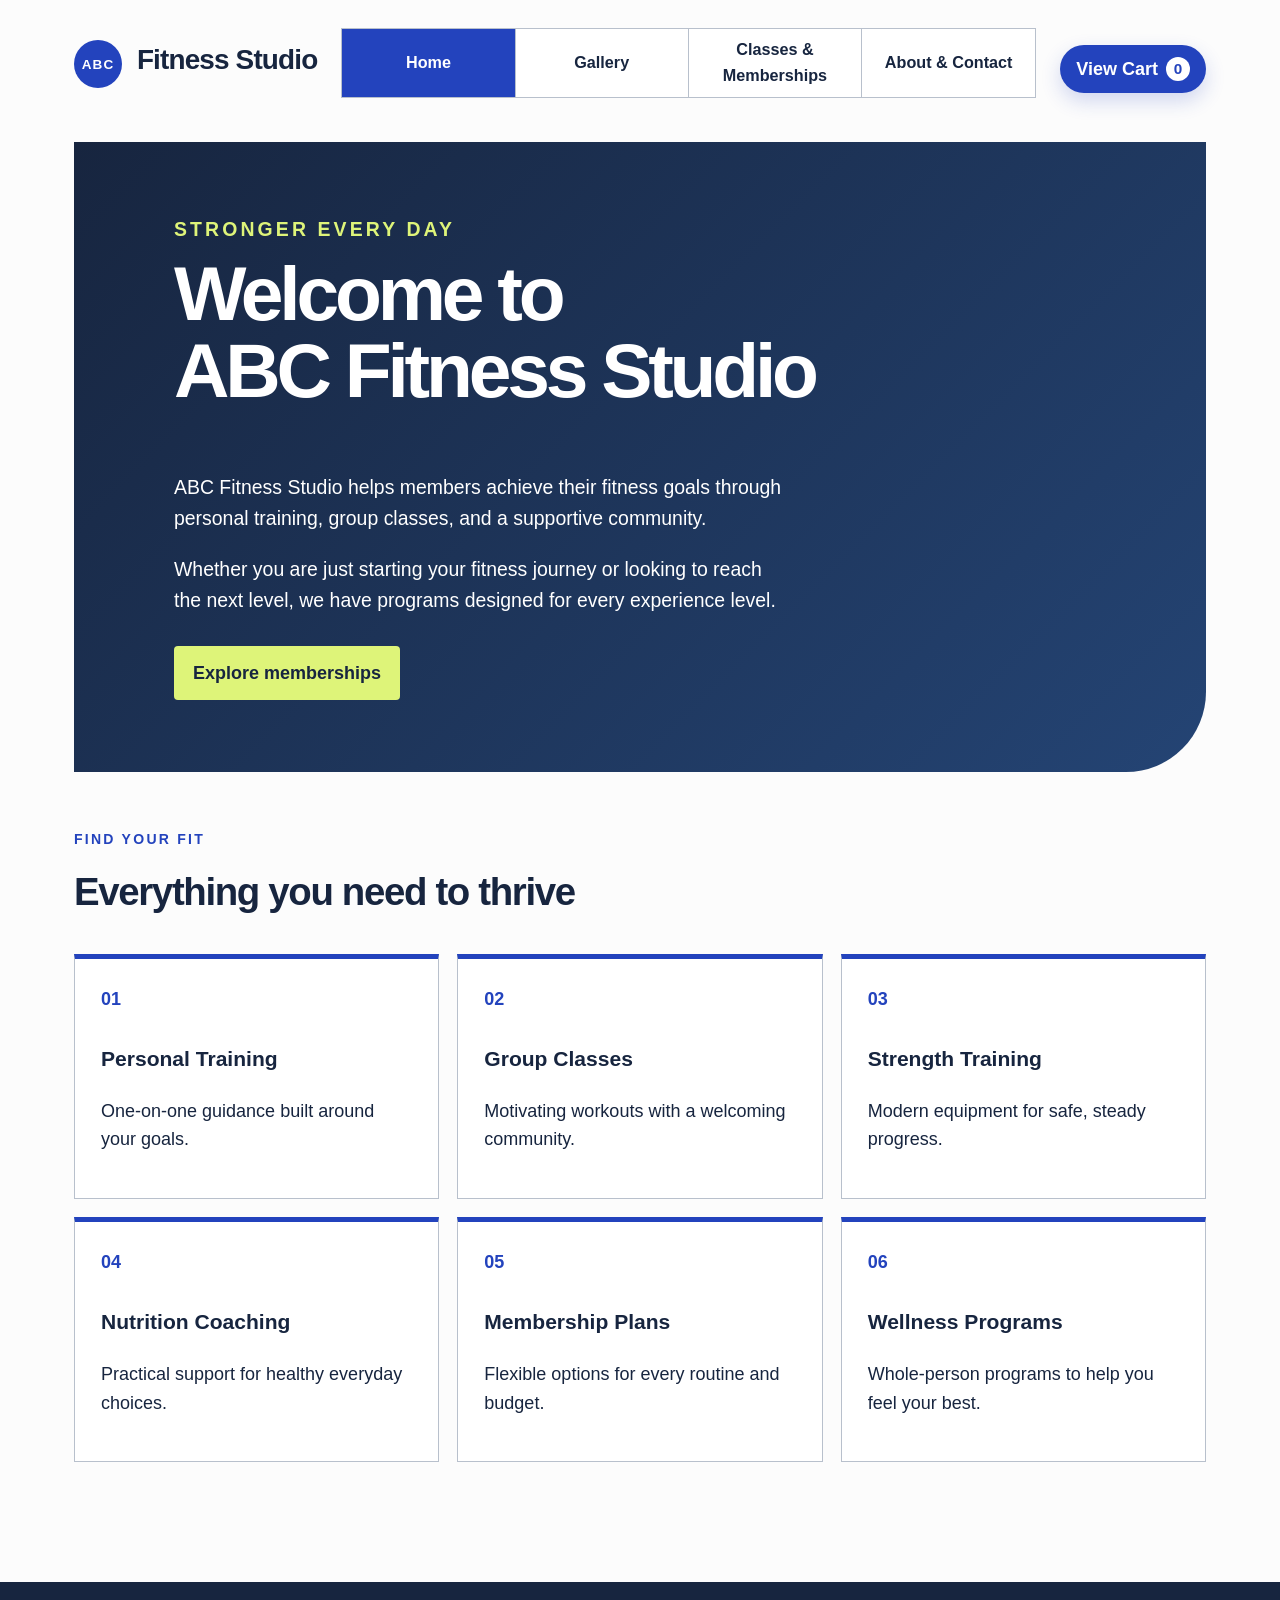
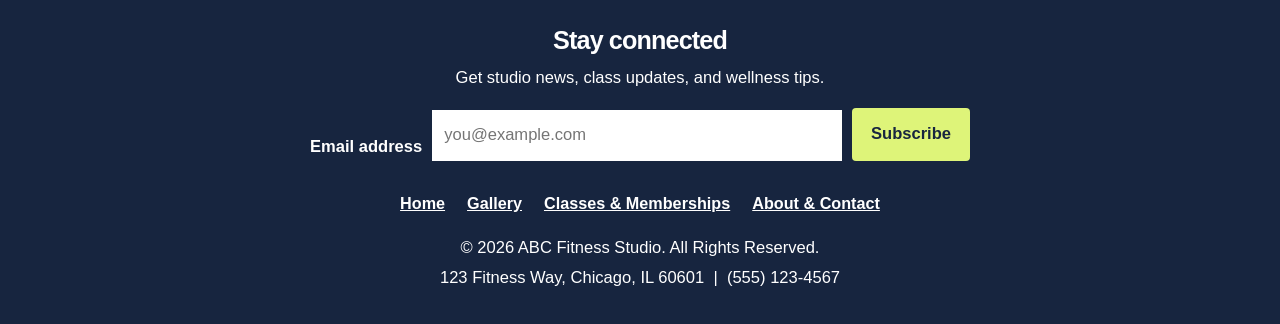
<file: index.html>
<!DOCTYPE html>
<html lang="en">
<head>
    <meta charset="UTF-8">
    <meta name="viewport" content="width=device-width, initial-scale=1.0">
    <meta name="color-scheme" content="light only">
    <title>ABC Fitness Studio | Home</title>
    <link rel="stylesheet" href="css/styles.css?v=20260713-1">
    <script src="js/script.js?v=20260713-1" defer></script>
</head>
<body>
<header class="site-header">
    <a class="brand" href="index.html" aria-label="ABC Fitness Studio home"><span class="brand-mark">ABC</span> Fitness Studio</a>
    <nav aria-label="Main navigation">
        <a class="active" href="index.html">Home</a><a href="gallery.html">Gallery</a><a href="memberships.html">Classes &amp; Memberships</a><a href="about.html">About &amp; Contact</a>
    </nav>
    <div class="header-tools">
        <button id="view-cart" class="cart-button" type="button"><span class="cart-button-label">View Cart</span><span class="cart-count">0</span></button>
    </div>
</header>
<main>
    <section class="hero">
        <p class="eyebrow">Stronger every day</p>
        <h1>Welcome to<br>ABC Fitness Studio</h1>
        <p>ABC Fitness Studio helps members achieve their fitness goals through personal training, group classes, and a supportive community.</p>
        <p>Whether you are just starting your fitness journey or looking to reach the next level, we have programs designed for every experience level.</p>
        <a class="button" href="memberships.html">Explore memberships</a>
    </section>
    <section aria-labelledby="services-title">
        <div class="section-heading"><p class="eyebrow">Find your fit</p><h2 id="services-title">Everything you need to thrive</h2></div>
        <div class="service-grid">
            <article><span class="service-icon">01</span><h3>Personal Training</h3><p>One-on-one guidance built around your goals.</p></article>
            <article><span class="service-icon">02</span><h3>Group Classes</h3><p>Motivating workouts with a welcoming community.</p></article>
            <article><span class="service-icon">03</span><h3>Strength Training</h3><p>Modern equipment for safe, steady progress.</p></article>
            <article><span class="service-icon">04</span><h3>Nutrition Coaching</h3><p>Practical support for healthy everyday choices.</p></article>
            <article><span class="service-icon">05</span><h3>Membership Plans</h3><p>Flexible options for every routine and budget.</p></article>
            <article><span class="service-icon">06</span><h3>Wellness Programs</h3><p>Whole-person programs to help you feel your best.</p></article>
        </div>
    </section>
</main>
<footer><div class="subscribe"><h2>Stay connected</h2><p>Get studio news, class updates, and wellness tips.</p><div class="subscribe-controls"><label for="subscribe-email-home">Email address</label><input id="subscribe-email-home" type="email" placeholder="you@example.com"><button class="subscribe-button" type="button">Subscribe</button></div></div><nav class="footer-nav" aria-label="Footer navigation"><a href="index.html">Home</a><a href="gallery.html">Gallery</a><a href="memberships.html">Classes &amp; Memberships</a><a href="about.html">About &amp; Contact</a></nav><p>&copy; 2026 ABC Fitness Studio. All Rights Reserved.</p><p>123 Fitness Way, Chicago, IL 60601 &nbsp;|&nbsp; (555) 123-4567</p></footer>
<div id="cart-modal" class="cart-modal" hidden>
    <div class="cart-modal-content" role="dialog" aria-modal="true" aria-labelledby="cart-title">
        <div class="cart-modal-header">
            <h2 id="cart-title">Your Shopping Cart</h2>
            <button id="close-cart" type="button">Close</button>
        </div>
        <ul id="cart-items"></ul>
        <div class="cart-total" aria-live="polite"></div>
        <div class="cart-actions-row">
            <button id="clear-cart" type="button">Clear Cart</button>
            <button id="process-order" type="button">Checkout</button>
        </div>
    </div>
</div>
</body>
</html>
</file>
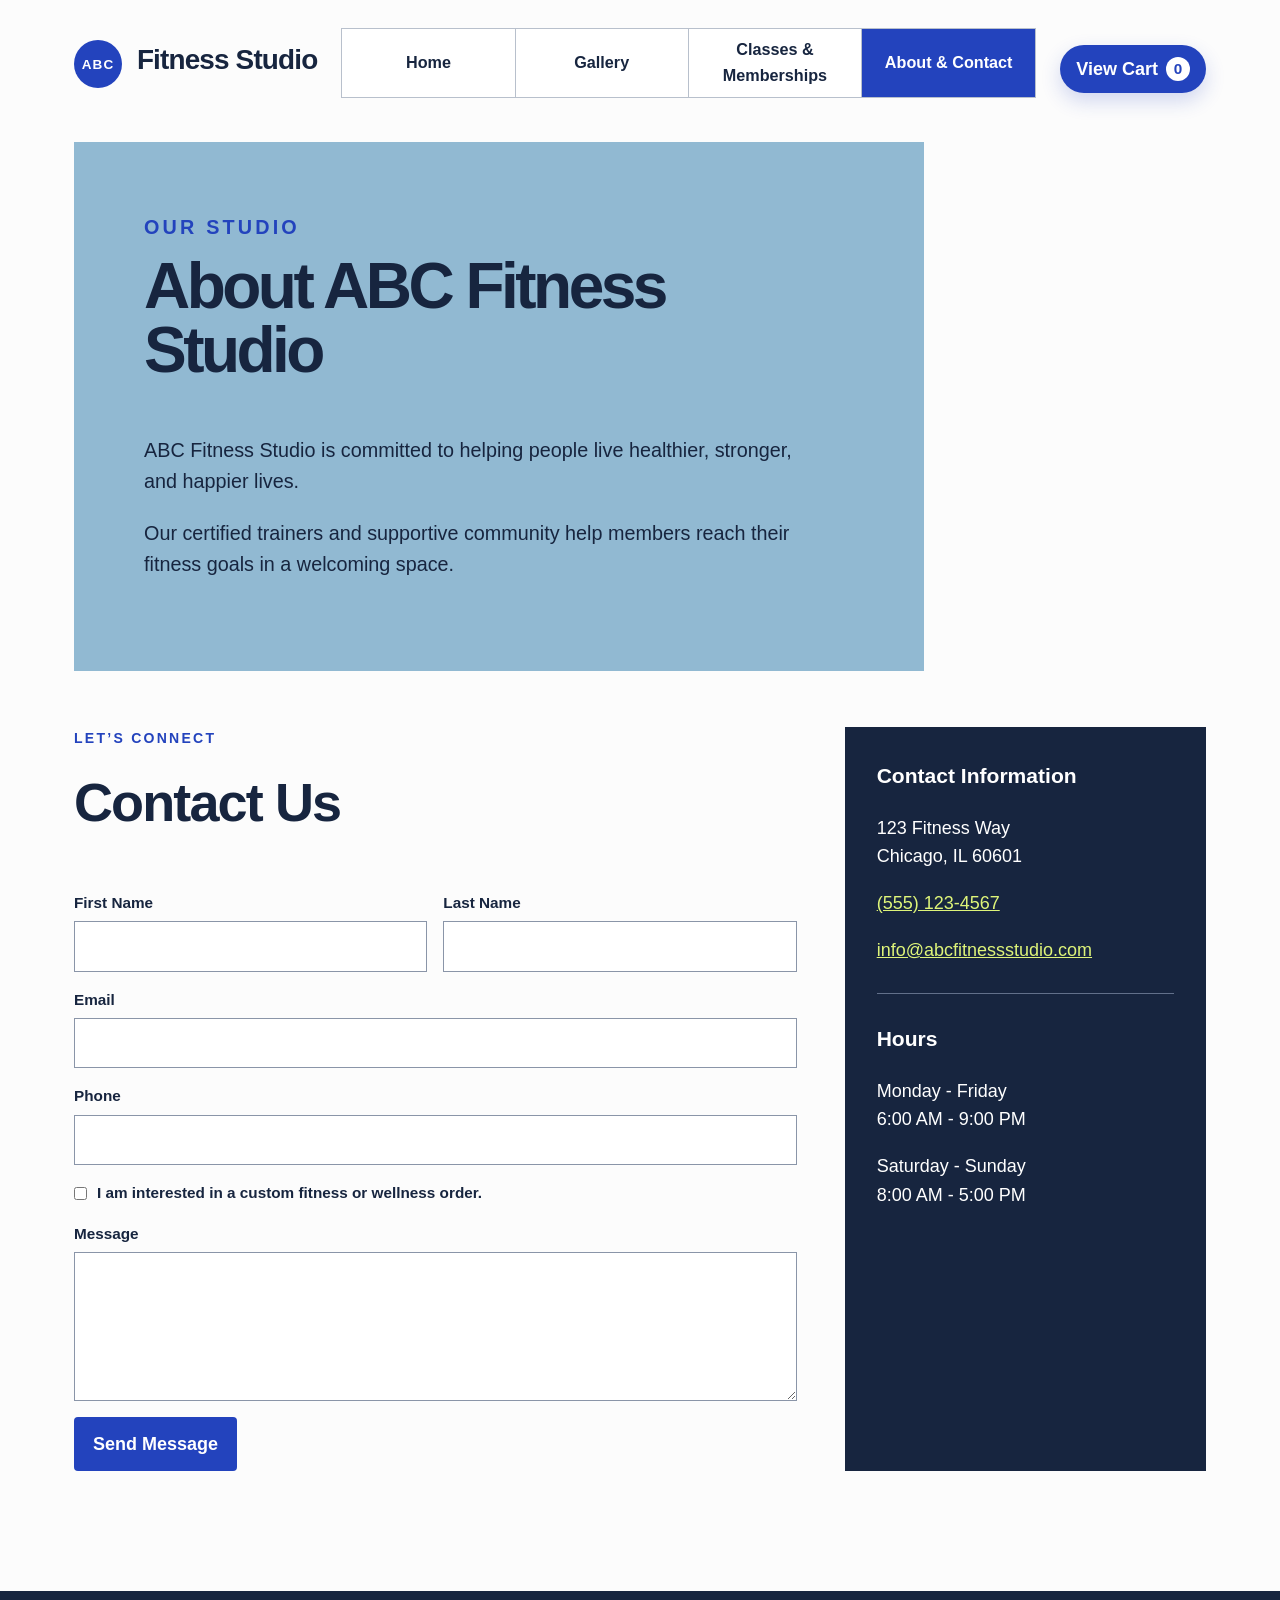
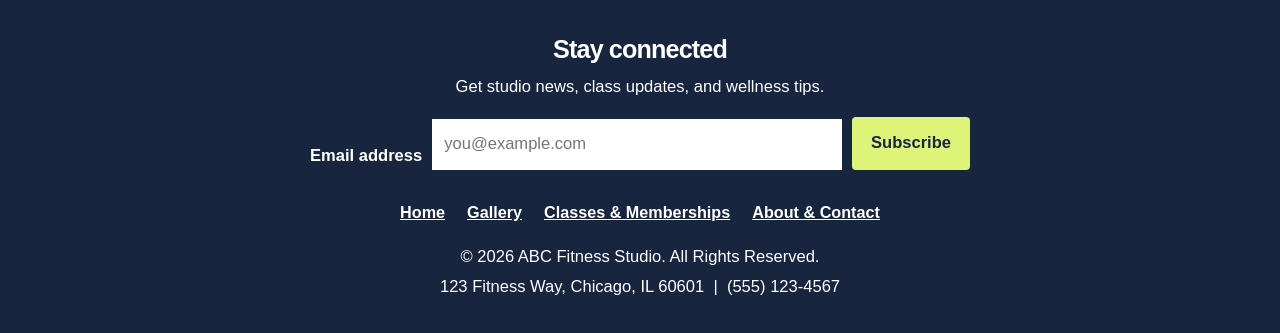
<file: about.html>
<!DOCTYPE html>
<html lang="en">
<head>
    <meta charset="UTF-8">
    <meta name="viewport" content="width=device-width, initial-scale=1.0">
    <meta name="color-scheme" content="light only">
    <title>ABC Fitness Studio | About &amp; Contact</title>
    <link rel="stylesheet" href="css/styles.css?v=20260713-1">
    <script src="js/script.js?v=20260713-1" defer></script>
</head>
<body>
<header class="site-header">
    <a class="brand" href="index.html" aria-label="ABC Fitness Studio home"><span class="brand-mark">ABC</span> Fitness Studio</a>
    <nav aria-label="Main navigation"><a href="index.html">Home</a><a href="gallery.html">Gallery</a><a href="memberships.html">Classes &amp; Memberships</a><a class="active" href="about.html">About &amp; Contact</a></nav>
    <div class="header-tools">
        <button id="view-cart" class="cart-button" type="button"><span class="cart-button-label">View Cart</span><span class="cart-count">0</span></button>
    </div>
</header>
<main>
    <section class="about-intro">
        <p class="eyebrow">Our studio</p><h1>About ABC Fitness Studio</h1>
        <p>ABC Fitness Studio is committed to helping people live healthier, stronger, and happier lives.</p>
        <p>Our certified trainers and supportive community help members reach their fitness goals in a welcoming space.</p>
    </section>
    <section class="contact-section" aria-labelledby="contact-title">
        <div>
            <p class="eyebrow">Let’s connect</p><h2 id="contact-title">Contact Us</h2>
            <form id="contact-form" action="#" method="post">
                <div class="form-row"><label for="first-name">First Name<input id="first-name" type="text" name="first-name" autocomplete="given-name" required></label><label for="last-name">Last Name<input id="last-name" type="text" name="last-name" autocomplete="family-name" required></label></div>
                <label for="email">Email<input id="email" type="email" name="email" autocomplete="email" required></label>
                <label for="phone">Phone<input id="phone" type="tel" name="phone" autocomplete="tel"></label>
                <label class="checkbox-label" for="custom-order"><input id="custom-order" type="checkbox" name="custom-order"> I am interested in a custom fitness or wellness order.</label>
                <label for="message">Message<textarea id="message" name="message" rows="5" required></textarea></label>
                <button type="submit">Send Message</button>
            </form>
        </div>
        <aside class="contact-card"><h3>Contact Information</h3><p>123 Fitness Way<br>Chicago, IL 60601</p><p><a href="tel:+15551234567">(555) 123-4567</a></p><p><a href="mailto:info@abcfitnessstudio.com">info@abcfitnessstudio.com</a></p><hr><h3>Hours</h3><p>Monday - Friday<br>6:00 AM - 9:00 PM</p><p>Saturday - Sunday<br>8:00 AM - 5:00 PM</p></aside>
    </section>
</main>
<footer><div class="subscribe"><h2>Stay connected</h2><p>Get studio news, class updates, and wellness tips.</p><div class="subscribe-controls"><label for="subscribe-email-about">Email address</label><input id="subscribe-email-about" type="email" placeholder="you@example.com"><button class="subscribe-button" type="button">Subscribe</button></div></div><nav class="footer-nav" aria-label="Footer navigation"><a href="index.html">Home</a><a href="gallery.html">Gallery</a><a href="memberships.html">Classes &amp; Memberships</a><a href="about.html">About &amp; Contact</a></nav><p>&copy; 2026 ABC Fitness Studio. All Rights Reserved.</p><p>123 Fitness Way, Chicago, IL 60601 &nbsp;|&nbsp; (555) 123-4567</p></footer>
<div id="cart-modal" class="cart-modal" hidden>
    <div class="cart-modal-content" role="dialog" aria-modal="true" aria-labelledby="cart-title">
        <div class="cart-modal-header">
            <h2 id="cart-title">Your Shopping Cart</h2>
            <button id="close-cart" type="button">Close</button>
        </div>
        <ul id="cart-items"></ul>
        <div class="cart-total" aria-live="polite"></div>
        <div class="cart-actions-row">
            <button id="clear-cart" type="button">Clear Cart</button>
            <button id="process-order" type="button">Checkout</button>
        </div>
    </div>
</div>
</body>
</html>
</file>
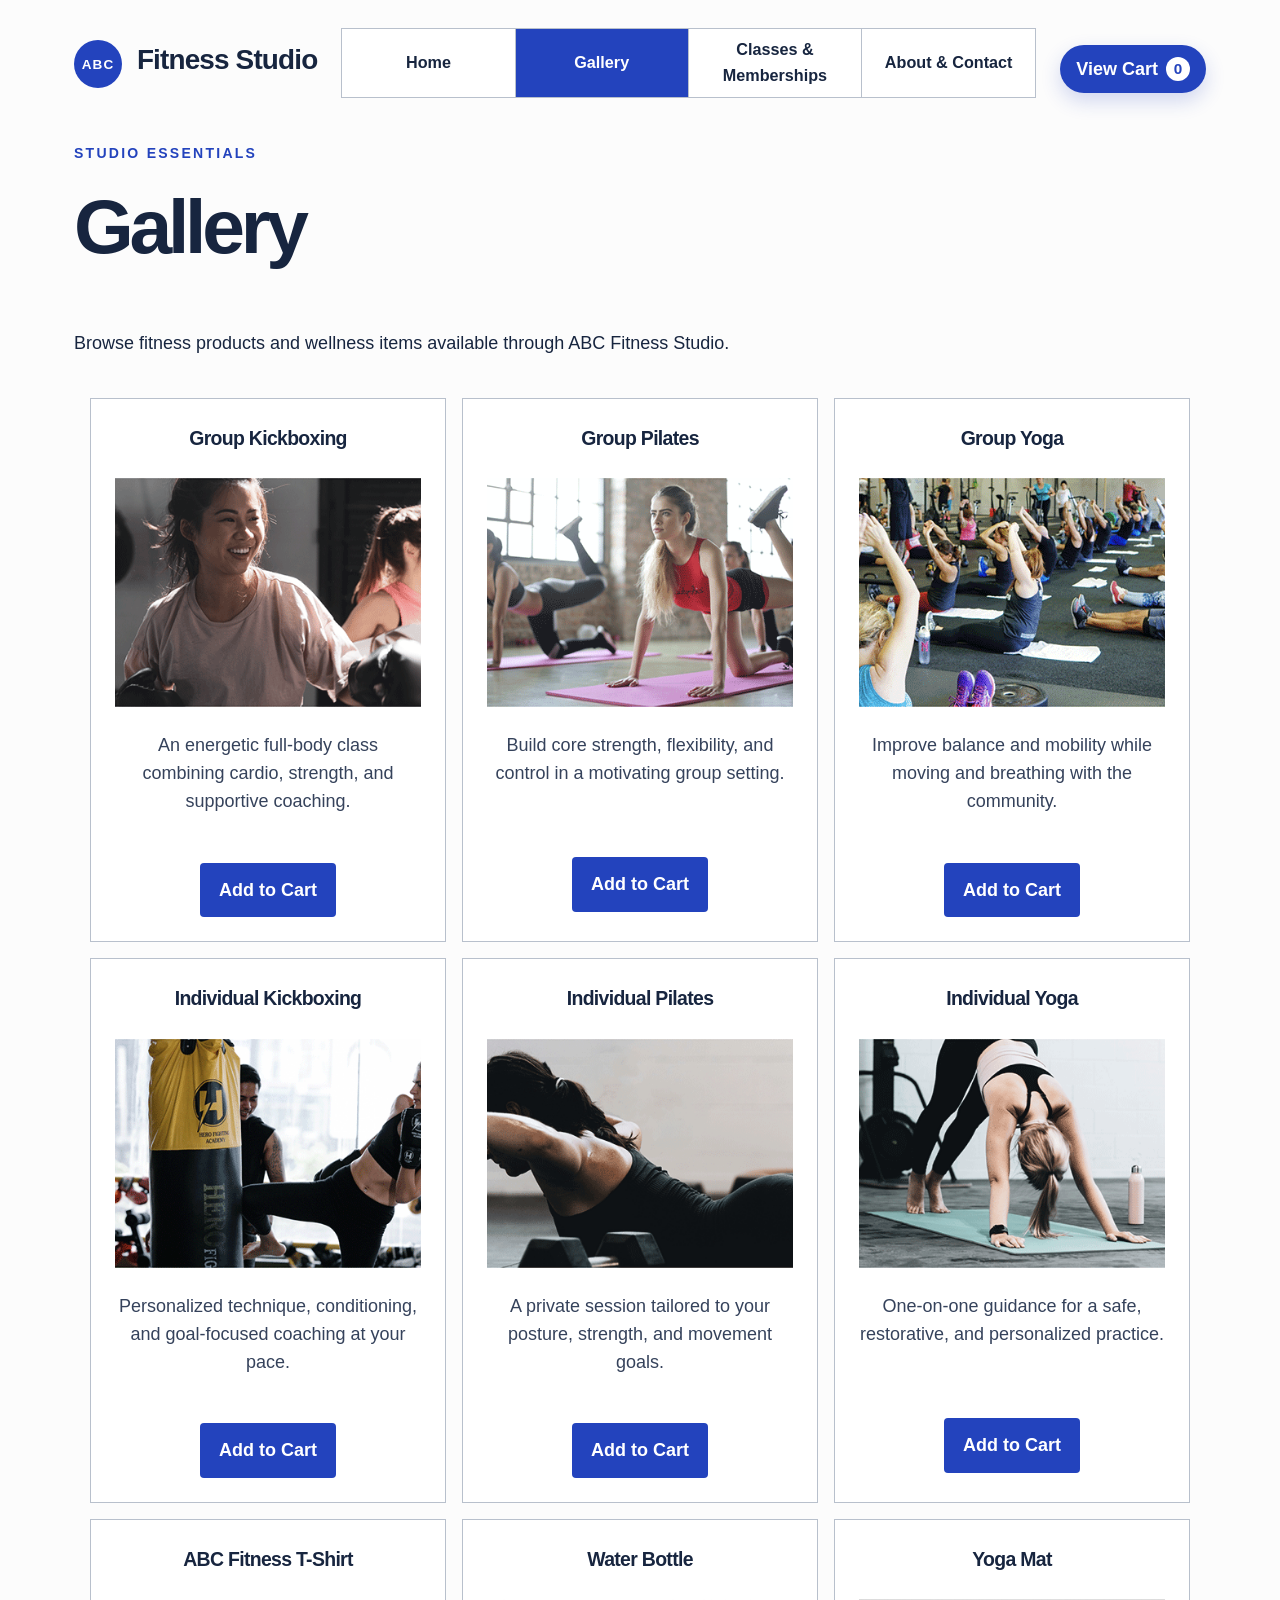
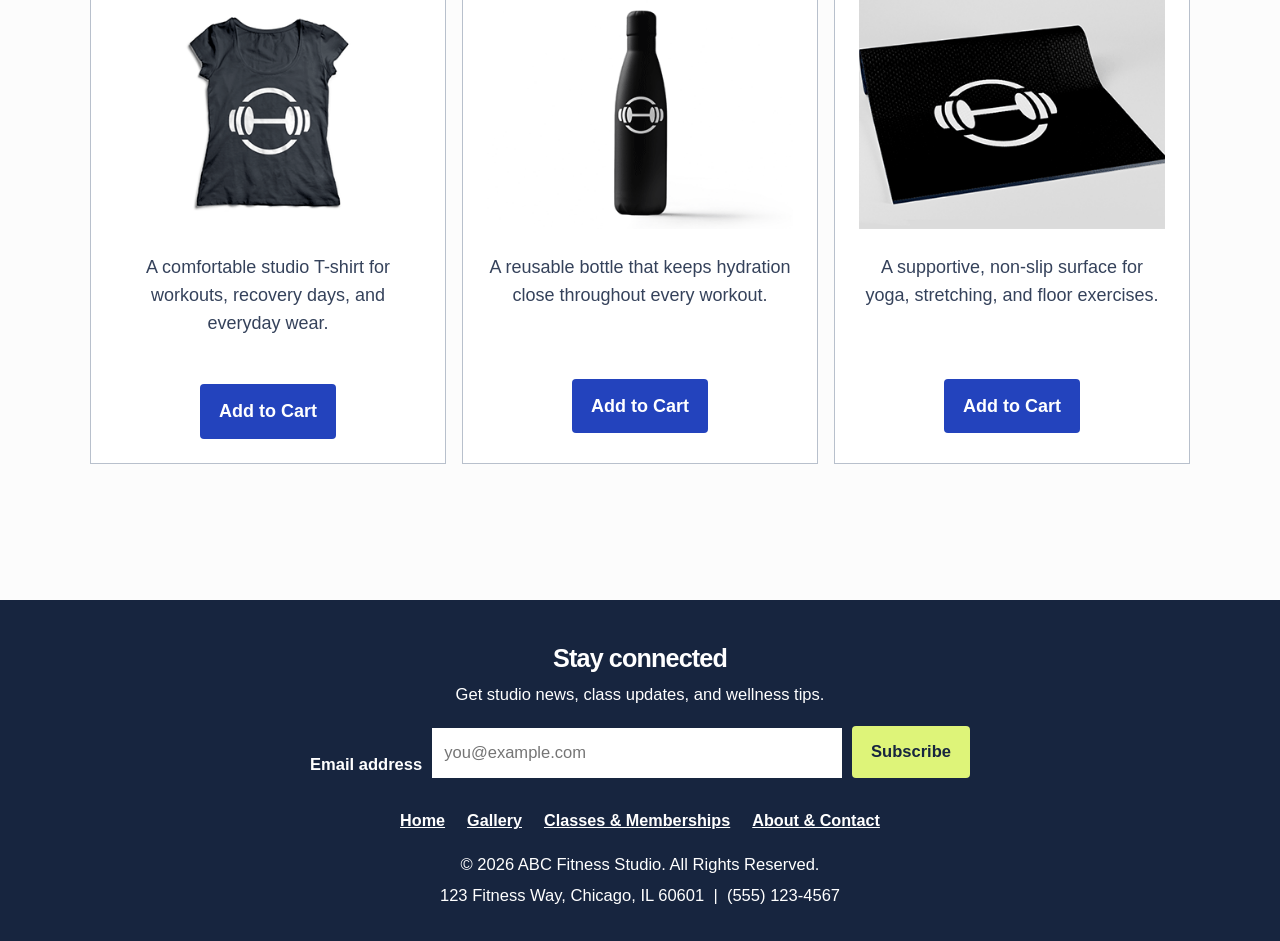
<file: gallery.html>
<!DOCTYPE html>
<html lang="en">
<head>
    <meta charset="UTF-8">
    <meta name="viewport" content="width=device-width, initial-scale=1.0">
    <meta name="color-scheme" content="light only">
    <title>ABC Fitness Studio | Gallery</title>
    <link rel="stylesheet" href="css/styles.css?v=20260713-1">
    <script src="js/script.js?v=20260713-1" defer></script>
</head>
<body>
<header class="site-header">
    <a class="brand" href="index.html" aria-label="ABC Fitness Studio home"><span class="brand-mark">ABC</span> Fitness Studio</a>
    <nav aria-label="Main navigation"><a href="index.html">Home</a><a class="active" href="gallery.html">Gallery</a><a href="memberships.html">Classes &amp; Memberships</a><a href="about.html">About &amp; Contact</a></nav>
    <div class="header-tools">
        <button id="view-cart" class="cart-button" type="button"><span class="cart-button-label">View Cart</span><span class="cart-count">0</span></button>
    </div>
</header>

<main>
    <section class="gallery-section">
        <p class="eyebrow">Studio essentials</p><h1>Gallery</h1>
        <p>Browse fitness products and wellness items available through ABC Fitness Studio.</p>

        <table class="product-grid">
            <tr>
                <td>
                    <h2>Group Kickboxing</h2>
                    <img src="images/Client2_GroupKickboxing.png?v=20260708-4" alt="Group kickboxing class">
                    <p class="item-description">An energetic full-body class combining cardio, strength, and supportive coaching.</p>
                    <br>
                    <button class="add-to-cart" type="button">Add to Cart</button>
                </td>
                <td>
                    <h2>Group Pilates</h2>
                    <img src="images/Client2_GroupPilates.png?v=20260708-4" alt="Group Pilates class">
                    <p class="item-description">Build core strength, flexibility, and control in a motivating group setting.</p>
                    <br>
                    <button class="add-to-cart" type="button">Add to Cart</button>
                </td>
                <td>
                    <h2>Group Yoga</h2>
                    <img src="images/Client2_GroupYoga.png?v=20260708-4" alt="Group yoga class">
                    <p class="item-description">Improve balance and mobility while moving and breathing with the community.</p>
                    <br>
                    <button class="add-to-cart" type="button">Add to Cart</button>
                </td>
            </tr>
            <tr>
                <td>
                    <h2>Individual Kickboxing</h2>
                    <img src="images/Client2_IndividualKickboxing.png?v=20260708-4" alt="Individual kickboxing training">
                    <p class="item-description">Personalized technique, conditioning, and goal-focused coaching at your pace.</p>
                    <br>
                    <button class="add-to-cart" type="button">Add to Cart</button>
                </td>
                <td>
                    <h2>Individual Pilates</h2>
                    <img src="images/Client2_IndividualPilates.png?v=20260708-4" alt="Individual Pilates training">
                    <p class="item-description">A private session tailored to your posture, strength, and movement goals.</p>
                    <br>
                    <button class="add-to-cart" type="button">Add to Cart</button>
                </td>
                <td>
                    <h2>Individual Yoga</h2>
                    <img src="images/Client2_IndividualYoga.png?v=20260708-4" alt="Individual yoga training">
                    <p class="item-description">One-on-one guidance for a safe, restorative, and personalized practice.</p>
                    <br>
                    <button class="add-to-cart" type="button">Add to Cart</button>
                </td>
            </tr>
            <tr>
                <td>
                    <h2>ABC Fitness T-Shirt</h2>
                    <img src="images/Client2_TeeShirt.png?v=20260708-4" alt="ABC Fitness Studio T-shirt">
                    <p class="item-description">A comfortable studio T-shirt for workouts, recovery days, and everyday wear.</p>
                    <br>
                    <button class="add-to-cart" type="button">Add to Cart</button>
                </td>
                <td>
                    <h2>Water Bottle</h2>
                    <img src="images/Client2_WaterBottle.png?v=20260708-4" alt="ABC Fitness Studio water bottle">
                    <p class="item-description">A reusable bottle that keeps hydration close throughout every workout.</p>
                    <br>
                    <button class="add-to-cart" type="button">Add to Cart</button>
                </td>
                <td>
                    <h2>Yoga Mat</h2>
                    <img src="images/Client2_YogaMat.png?v=20260708-4" alt="ABC Fitness Studio yoga mat">
                    <p class="item-description">A supportive, non-slip surface for yoga, stretching, and floor exercises.</p>
                    <br>
                    <button class="add-to-cart" type="button">Add to Cart</button>
                </td>
            </tr>
        </table>
    </section>
</main>

<footer>
    <div class="subscribe"><h2>Stay connected</h2><p>Get studio news, class updates, and wellness tips.</p><div class="subscribe-controls"><label for="subscribe-email-gallery">Email address</label><input id="subscribe-email-gallery" type="email" placeholder="you@example.com"><button class="subscribe-button" type="button">Subscribe</button></div></div><nav class="footer-nav" aria-label="Footer navigation"><a href="index.html">Home</a><a href="gallery.html">Gallery</a><a href="memberships.html">Classes &amp; Memberships</a><a href="about.html">About &amp; Contact</a></nav><p>&copy; 2026 ABC Fitness Studio. All Rights Reserved.</p><p>123 Fitness Way, Chicago, IL 60601 &nbsp;|&nbsp; (555) 123-4567</p>
</footer>
<div id="cart-modal" class="cart-modal" hidden>
    <div class="cart-modal-content" role="dialog" aria-modal="true" aria-labelledby="cart-title">
        <div class="cart-modal-header">
            <h2 id="cart-title">Your Shopping Cart</h2>
            <button id="close-cart" type="button">Close</button>
        </div>
        <ul id="cart-items"></ul>
        <div class="cart-total" aria-live="polite"></div>
        <div class="cart-actions-row">
            <button id="clear-cart" type="button">Clear Cart</button>
            <button id="process-order" type="button">Checkout</button>
        </div>
    </div>
</div>
</body>
</html>
</file>
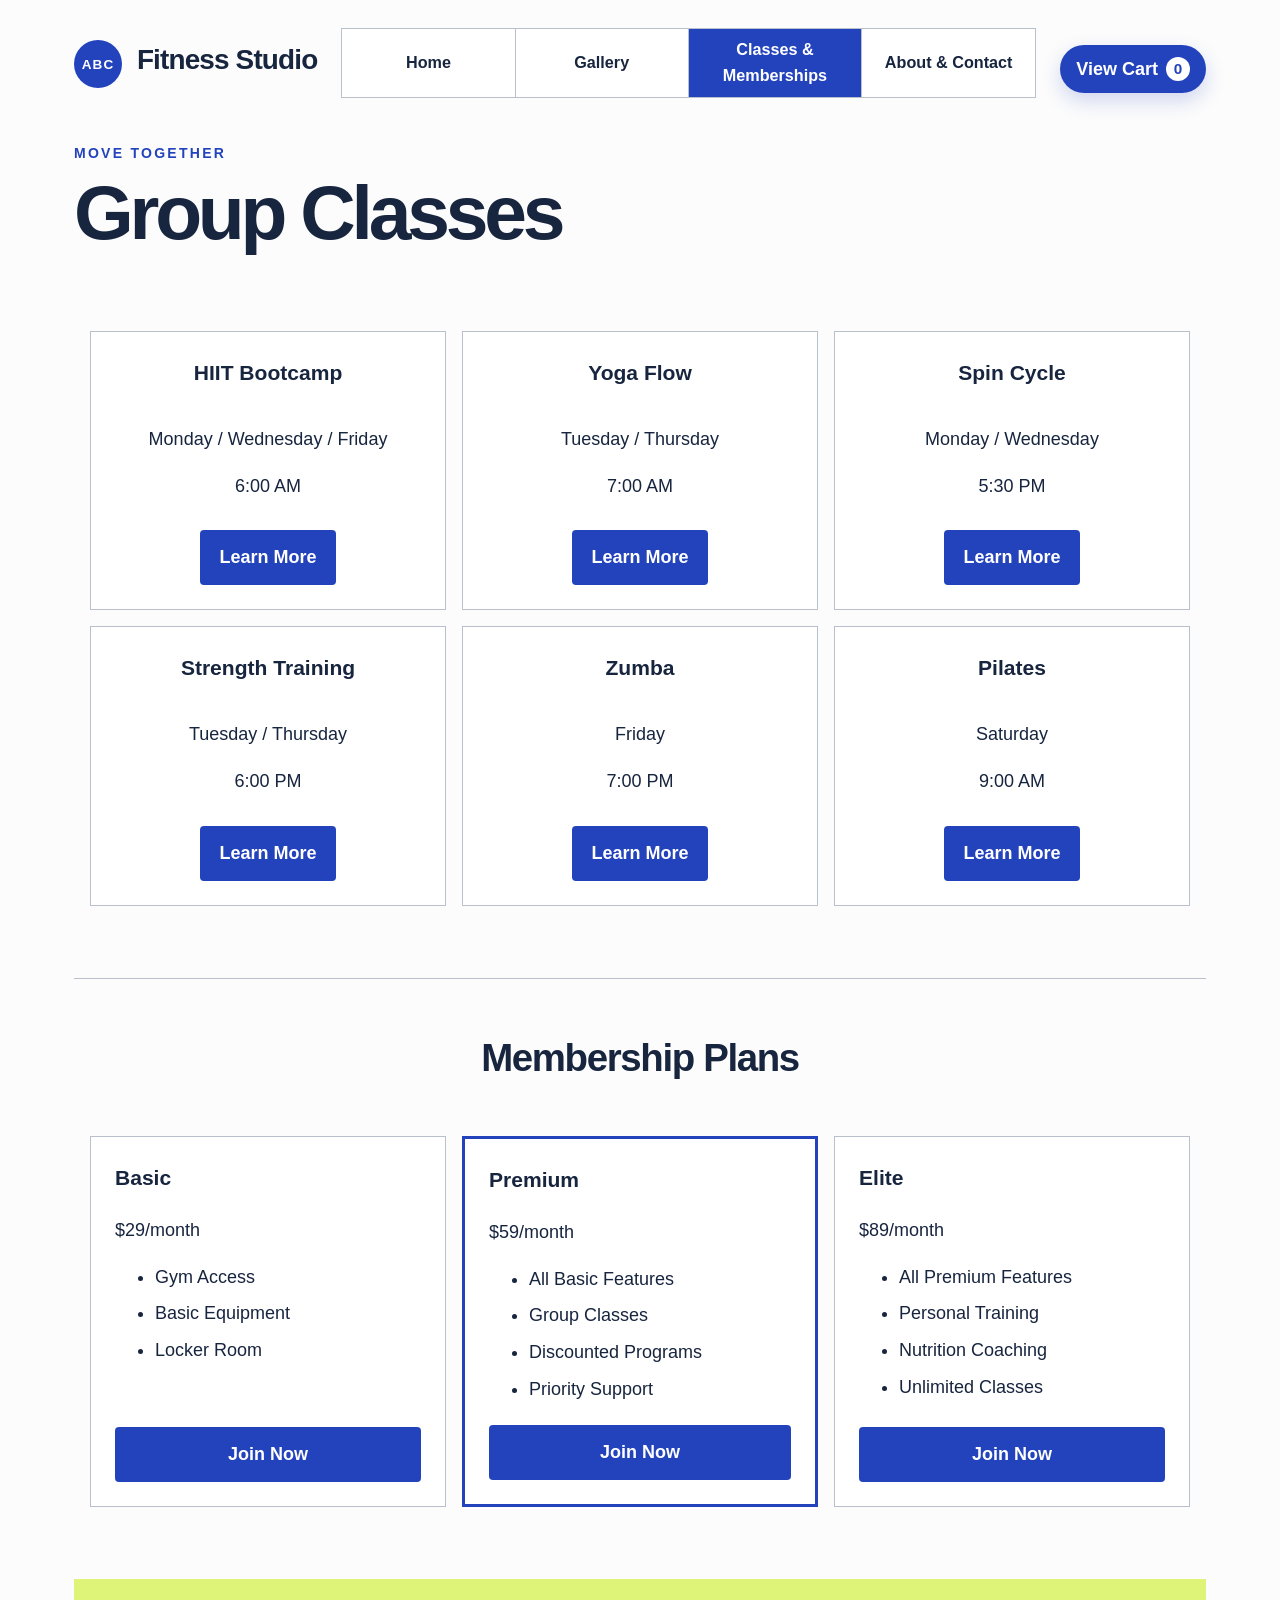
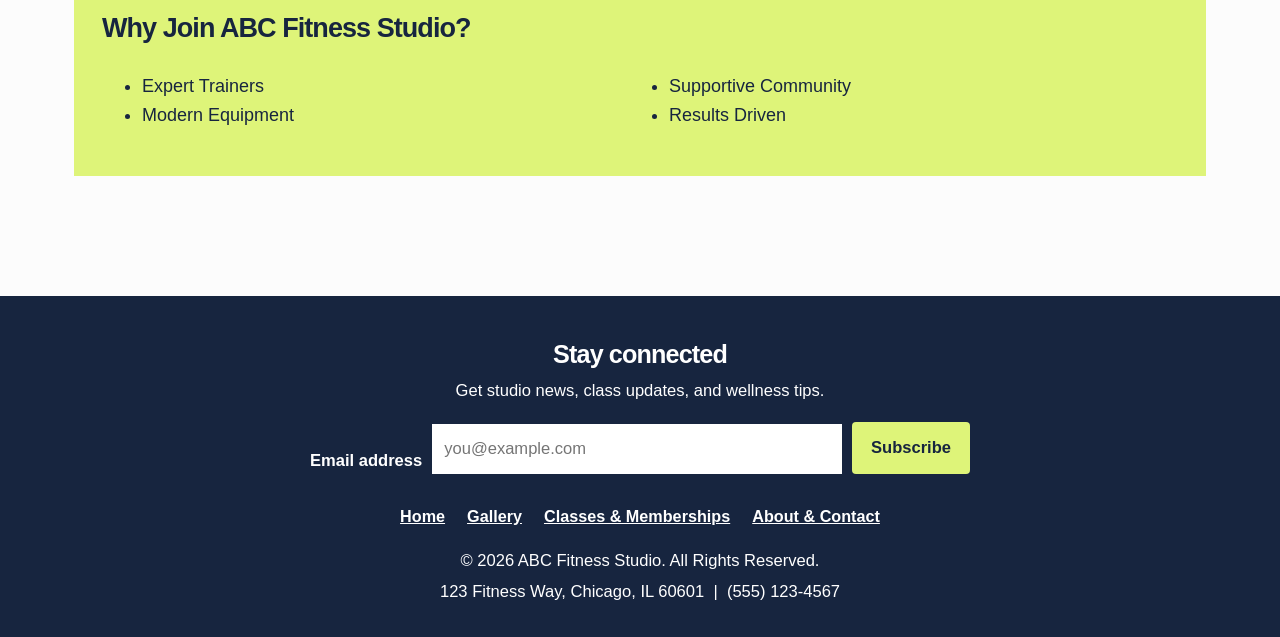
<file: memberships.html>
<!DOCTYPE html>
<html lang="en">
<head>
    <meta charset="UTF-8">
    <meta name="viewport" content="width=device-width, initial-scale=1.0">
    <meta name="color-scheme" content="light only">
    <title>ABC Fitness Studio | Classes & Memberships</title>
    <link rel="stylesheet" href="css/styles.css?v=20260713-1">
    <script src="js/script.js?v=20260713-1" defer></script>
</head>
<body>

<header class="site-header">
    <a class="brand" href="index.html" aria-label="ABC Fitness Studio home"><span class="brand-mark">ABC</span> Fitness Studio</a>
    <nav aria-label="Main navigation"><a href="index.html">Home</a><a href="gallery.html">Gallery</a><a class="active" href="memberships.html">Classes &amp; Memberships</a><a href="about.html">About &amp; Contact</a></nav>
    <div class="header-tools">
        <button id="view-cart" class="cart-button" type="button"><span class="cart-button-label">View Cart</span><span class="cart-count">0</span></button>
    </div>
</header>

<main>

    <section class="classes-section">
        <p class="eyebrow">Move together</p><h1>Group Classes</h1>

        <table class="class-grid">
            <tr>
                <td>
                    <h3>HIIT Bootcamp</h3>
                    <p>Monday / Wednesday / Friday</p>
                    <p>6:00 AM</p>
                    <button>Learn More</button>
                </td>

                <td>
                    <h3>Yoga Flow</h3>
                    <p>Tuesday / Thursday</p>
                    <p>7:00 AM</p>
                    <button>Learn More</button>
                </td>

                <td>
                    <h3>Spin Cycle</h3>
                    <p>Monday / Wednesday</p>
                    <p>5:30 PM</p>
                    <button>Learn More</button>
                </td>
            </tr>

            <tr>
                <td>
                    <h3>Strength Training</h3>
                    <p>Tuesday / Thursday</p>
                    <p>6:00 PM</p>
                    <button>Learn More</button>
                </td>

                <td>
                    <h3>Zumba</h3>
                    <p>Friday</p>
                    <p>7:00 PM</p>
                    <button>Learn More</button>
                </td>

                <td>
                    <h3>Pilates</h3>
                    <p>Saturday</p>
                    <p>9:00 AM</p>
                    <button>Learn More</button>
                </td>
            </tr>
        </table>

    </section>

    <section class="memberships-section">

        <h2>Membership Plans</h2>

        <table class="plan-grid">

            <tr>

                <td>
                    <h3>Basic</h3>
                    <p>$29/month</p>
                    <ul>
                        <li>Gym Access</li>
                        <li>Basic Equipment</li>
                        <li>Locker Room</li>
                    </ul>
                    <button>Join Now</button>
                </td>

                <td>
                    <h3>Premium</h3>
                    <p>$59/month</p>
                    <ul>
                        <li>All Basic Features</li>
                        <li>Group Classes</li>
                        <li>Discounted Programs</li>
                        <li>Priority Support</li>
                    </ul>
                    <button>Join Now</button>
                </td>

                <td>
                    <h3>Elite</h3>
                    <p>$89/month</p>
                    <ul>
                        <li>All Premium Features</li>
                        <li>Personal Training</li>
                        <li>Nutrition Coaching</li>
                        <li>Unlimited Classes</li>
                    </ul>
                    <button>Join Now</button>
                </td>

            </tr>

        </table>

    </section>

    <section class="benefits">

        <h2>Why Join ABC Fitness Studio?</h2>

        <ul>
            <li>Expert Trainers</li>
            <li>Modern Equipment</li>
            <li>Supportive Community</li>
            <li>Results Driven</li>
        </ul>

    </section>

</main>

<footer>
    <div class="subscribe"><h2>Stay connected</h2><p>Get studio news, class updates, and wellness tips.</p><div class="subscribe-controls"><label for="subscribe-email-memberships">Email address</label><input id="subscribe-email-memberships" type="email" placeholder="you@example.com"><button class="subscribe-button" type="button">Subscribe</button></div></div><nav class="footer-nav" aria-label="Footer navigation"><a href="index.html">Home</a><a href="gallery.html">Gallery</a><a href="memberships.html">Classes &amp; Memberships</a><a href="about.html">About &amp; Contact</a></nav><p>&copy; 2026 ABC Fitness Studio. All Rights Reserved.</p><p>123 Fitness Way, Chicago, IL 60601 &nbsp;|&nbsp; (555) 123-4567</p>
</footer>
<div id="cart-modal" class="cart-modal" hidden>
    <div class="cart-modal-content" role="dialog" aria-modal="true" aria-labelledby="cart-title">
        <div class="cart-modal-header">
            <h2 id="cart-title">Your Shopping Cart</h2>
            <button id="close-cart" type="button">Close</button>
        </div>
        <ul id="cart-items"></ul>
        <div class="cart-total" aria-live="polite"></div>
        <div class="cart-actions-row">
            <button id="clear-cart" type="button">Clear Cart</button>
            <button id="process-order" type="button">Checkout</button>
        </div>
    </div>
</div>
</body>
</html>
</file>
<file: css/styles.css>
:root { color-scheme:only light; --ink:#17253f; --blue:#2343bd; --sky:#91b9d2; --lime:#def479; --paper:#fcfcfc; --line:#b8c0cc; }
* { box-sizing:border-box; }
html { scroll-behavior:smooth; font-size:18px; background:var(--paper); }
body { margin:0; color:var(--ink); background:var(--paper); font-family:Arial, Helvetica, sans-serif; line-height:1.6; text-rendering:optimizeLegibility; }
a { color:inherit; }
.site-header { position:relative; max-width:1180px; margin:auto; padding:28px 24px 0; display:grid; grid-template-columns:auto 1fr auto; align-items:center; column-gap:24px; }
.brand { display:block; width:max-content; margin:0; text-decoration:none; font-size:1.55rem; font-weight:800; letter-spacing:-.03em; }
.brand-mark { display:inline-grid; place-items:center; width:48px; height:48px; margin-right:8px; color:white; background:var(--blue); border-radius:50%; font-size:.75rem; letter-spacing:.08em; }
nav { display:grid; grid-template-columns:repeat(4,1fr); border:1px solid var(--line); background:white; width:100%; }
nav a { display:grid; place-items:center; min-height:52px; padding:8px; text-align:center; text-decoration:none; font-size:.9rem; font-weight:700; border-right:1px solid var(--line); }
nav a:last-child { border-right:0; }
nav a:hover, nav a:focus-visible, nav a.active { color:white; background:var(--blue); }
.header-tools { display:flex; justify-content:flex-end; margin:12px 0 0; }
.cart-button { display:inline-flex; align-items:center; gap:8px; border:0; border-radius:999px; padding:10px 16px; color:white; background:var(--blue); font:inherit; font-weight:800; box-shadow:0 8px 20px rgba(35,67,189,.2); }
.cart-button:hover,.cart-button:focus-visible { filter:brightness(.95); transform:translateY(-1px); }
.cart-count { display:inline-grid; place-items:center; min-width:24px; height:24px; padding:0 7px; border-radius:999px; background:white; color:var(--blue); font-size:.85rem; }
main { max-width:1180px; margin:auto; padding:44px 24px 64px; }
section { margin-bottom:56px; }
h1,h2,h3,p { margin-top:0; }
h1 { font-size:clamp(2.4rem,6vw,5.3rem); line-height:1; letter-spacing:-.055em; }
h2 { font-size:clamp(1.7rem,3vw,2.5rem); letter-spacing:-.035em; }
.eyebrow { margin-bottom:10px; color:var(--blue); font-size:.78rem; font-weight:800; letter-spacing:.16em; text-transform:uppercase; }
.hero { min-height:510px; padding:72px clamp(28px,8vw,100px); background:linear-gradient(135deg,var(--ink),#244474); color:white; border-radius:0 0 80px 0; }
.hero .eyebrow { color:var(--lime); }.hero p { max-width:620px; font-size:1.08rem; }.hero h1 { max-width:800px; }
.button,button { display:inline-block; border:0; border-radius:4px; padding:13px 19px; color:white; background:var(--blue); font:inherit; font-weight:800; text-decoration:none; cursor:pointer; }
.button { margin-top:10px; background:var(--lime); color:var(--ink); }
button:hover,button:focus-visible,.button:hover,.button:focus-visible { filter:brightness(.9); transform:translateY(-1px); }
.section-heading { max-width:650px; margin-bottom:28px; }
.service-grid { display:grid; grid-template-columns:repeat(3,1fr); gap:18px; }
.service-grid article { min-height:210px; padding:26px; background:white; border:1px solid var(--line); border-top:5px solid var(--blue); }
.service-icon { display:block; margin-bottom:28px; color:var(--blue); font-weight:900; }
.gallery-section>p { max-width:700px; margin-bottom:24px; }
table { width:100%; border-collapse:separate; border-spacing:16px; table-layout:fixed; }
td { padding:24px; vertical-align:top; background:white; border:1px solid var(--line); }
.gallery-intro { max-width:900px; margin:26px 0 38px; padding:28px 32px; background:var(--lime); border-left:6px solid var(--blue); }.gallery-intro h2 { margin-bottom:12px; font-size:1.7rem; }.gallery-intro p:last-child { margin-bottom:0; }
.product-grid td { text-align:center; }.product-grid h2 { font-size:1.08rem; }.product-grid img { width:100%; aspect-ratio:4/3; object-fit:cover; margin:8px 0 16px; background:#eef2f7; }.item-description { min-height:78px; color:#35425b; font-size:1rem; line-height:1.55; }
.class-grid td { text-align:center; }.class-grid h3 { min-height:48px; }.class-grid button { margin-top:12px; }
.memberships-section { padding-top:48px; border-top:1px solid var(--line); }.memberships-section>h2 { text-align:center; }
.plan-grid td { position:relative; padding-bottom:82px; }.plan-grid td:nth-child(2) { border:3px solid var(--blue); }.plan-grid button { position:absolute; bottom:24px; left:24px; right:24px; width:calc(100% - 48px); }.plan-grid li { margin-bottom:8px; }
.benefits { padding:28px; background:var(--lime); }.benefits h2 { font-size:1.5rem; }.benefits ul { columns:2; }
.about-intro { max-width:850px; padding:70px; background:var(--sky); }.about-intro p { max-width:660px; font-size:1.1rem; }.about-intro h1 { font-size:clamp(2.5rem,5vw,4.5rem); }
.contact-section { display:grid; grid-template-columns:2fr 1fr; gap:48px; }.contact-section h2 { font-size:3rem; }
form label { display:block; margin-bottom:16px; font-size:.85rem; font-weight:800; }.form-row { display:grid; grid-template-columns:1fr 1fr; gap:16px; }
input,textarea { display:block; width:100%; margin-top:6px; padding:12px; color:var(--ink); background:white; border:1px solid #8a95a8; font:inherit; }.contact-card { padding:32px; background:var(--ink); color:white; }.contact-card a { color:var(--lime); }.contact-card hr { margin:28px 0; border:0; border-top:1px solid #62708a; }
.checkbox-label { display:flex; align-items:center; gap:10px; }.checkbox-label input { width:auto; margin:0; }
.cart-modal { position:fixed; inset:0; background:rgba(0,0,0,0.45); display:flex; justify-content:flex-end; z-index:1000; }
.cart-modal[hidden] { display:none !important; }
.cart-modal-content { width:min(100%, 400px); height:100%; padding:24px; background:white; box-shadow:-4px 0 12px rgba(0,0,0,0.16); overflow-y:auto; display:flex; flex-direction:column; }
.cart-modal-header { display:flex; justify-content:space-between; align-items:center; gap:12px; margin-bottom:16px; }
.cart-modal-content h2 { margin:0; font-size:1.5rem; }
#cart-items { list-style:none; padding:0; margin:0 0 20px; flex-grow:1; }
#cart-items li { padding:12px; background:#f5f7fa; margin-bottom:8px; border-radius:4px; display:flex; justify-content:space-between; align-items:center; gap:12px; }
.cart-total { margin:8px 0 16px; padding-top:12px; border-top:2px solid var(--line); font-size:1.1rem; font-weight:800; }
.cart-actions-row { display:grid; grid-template-columns:1fr 1fr; gap:10px; }
.cart-actions-row button { width:100%; margin-top:0; }
#close-cart { background:var(--sky); color:var(--ink); }
footer { padding:38px 20px 28px; text-align:center; color:white; background:var(--ink); font-size:.92rem; } footer p { margin:4px; }.subscribe { max-width:660px; margin:0 auto 30px; }.subscribe h2 { margin-bottom:4px; color:white; font-size:1.4rem; }.subscribe>p { margin-bottom:14px; color:white; }.subscribe-controls { display:grid; grid-template-columns:auto minmax(220px,1fr) auto; align-items:end; gap:10px; }.subscribe-controls label { color:white; text-align:left; font-weight:700; }.subscribe-controls input { margin:5px 0 0; border:0; }.subscribe-controls button { min-height:48px; color:var(--ink); background:var(--lime); }.footer-nav { display:flex; justify-content:center; gap:22px; max-width:760px; margin:0 auto 18px; border:0; background:transparent; }.footer-nav a { min-height:auto; padding:0; border:0; color:white; font-size:.9rem; text-decoration:underline; }.footer-nav a:hover,.footer-nav a:focus-visible { color:var(--lime); background:transparent; }
@media (max-width:760px) {
    .site-header { padding-inline:14px; } nav { grid-template-columns:1fr 1fr; } nav a:nth-child(2) { border-right:0; } nav a:nth-child(-n+2) { border-bottom:1px solid var(--line); }
    .header-tools { justify-content:center; margin-top:16px; }
    main { padding-inline:14px; }.hero { padding:54px 26px; border-radius:0 0 45px 0; }.service-grid { grid-template-columns:1fr 1fr; }
    table,tbody,tr,td { display:block; }.product-grid tr,.class-grid tr { display:grid; grid-template-columns:1fr 1fr; }.product-grid td,.class-grid td { margin:8px; }.plan-grid td { margin-bottom:16px; }
    .contact-section { grid-template-columns:1fr; }.about-intro { padding:42px 25px; }.benefits ul { columns:1; }
    .subscribe-controls { grid-template-columns:1fr; }.subscribe-controls button { width:100%; }.footer-nav { display:flex; flex-wrap:wrap; grid-template-columns:none; }.footer-nav a,.footer-nav a:nth-child(-n+2) { border:0; }
}
@media (max-width:480px) { html { font-size:17px; }.service-grid,.product-grid tr,.class-grid tr,.form-row,.cart-actions-row { grid-template-columns:1fr; } .brand { font-size:1.25rem; } }
</file>
